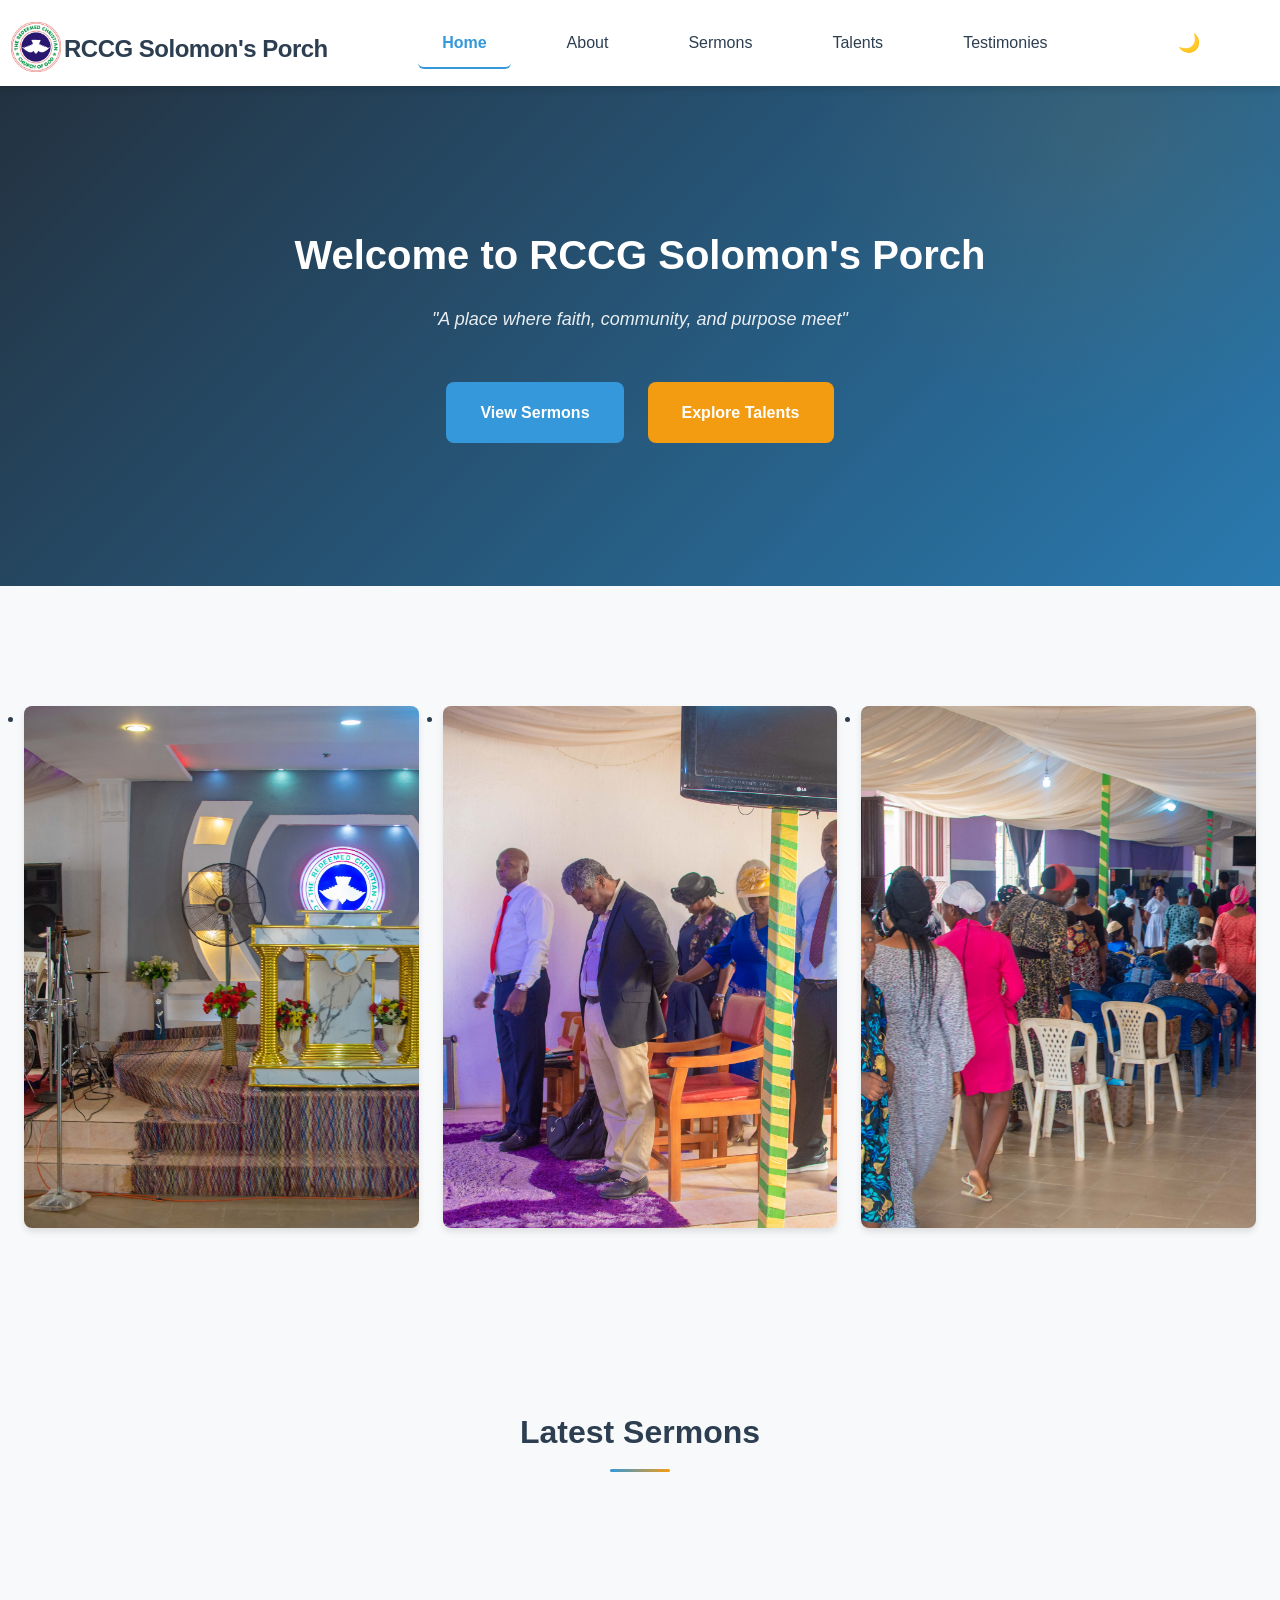
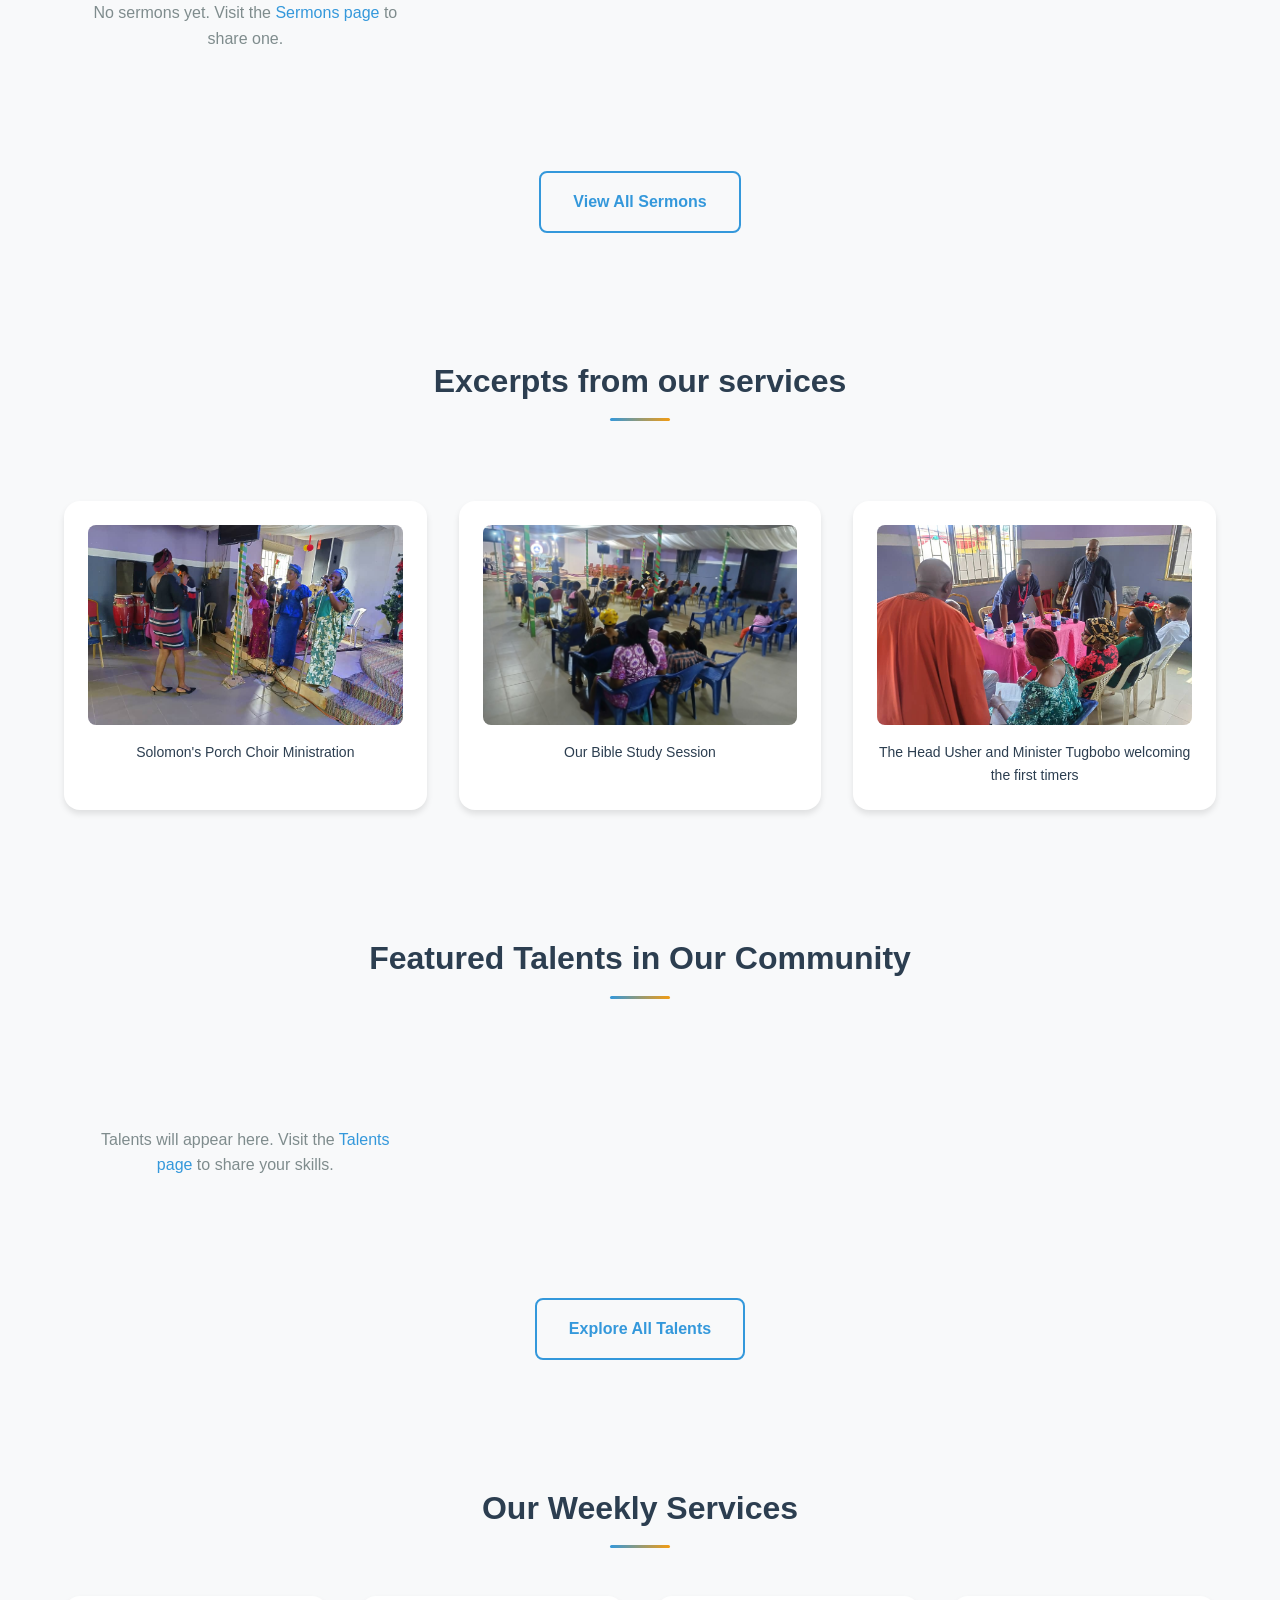
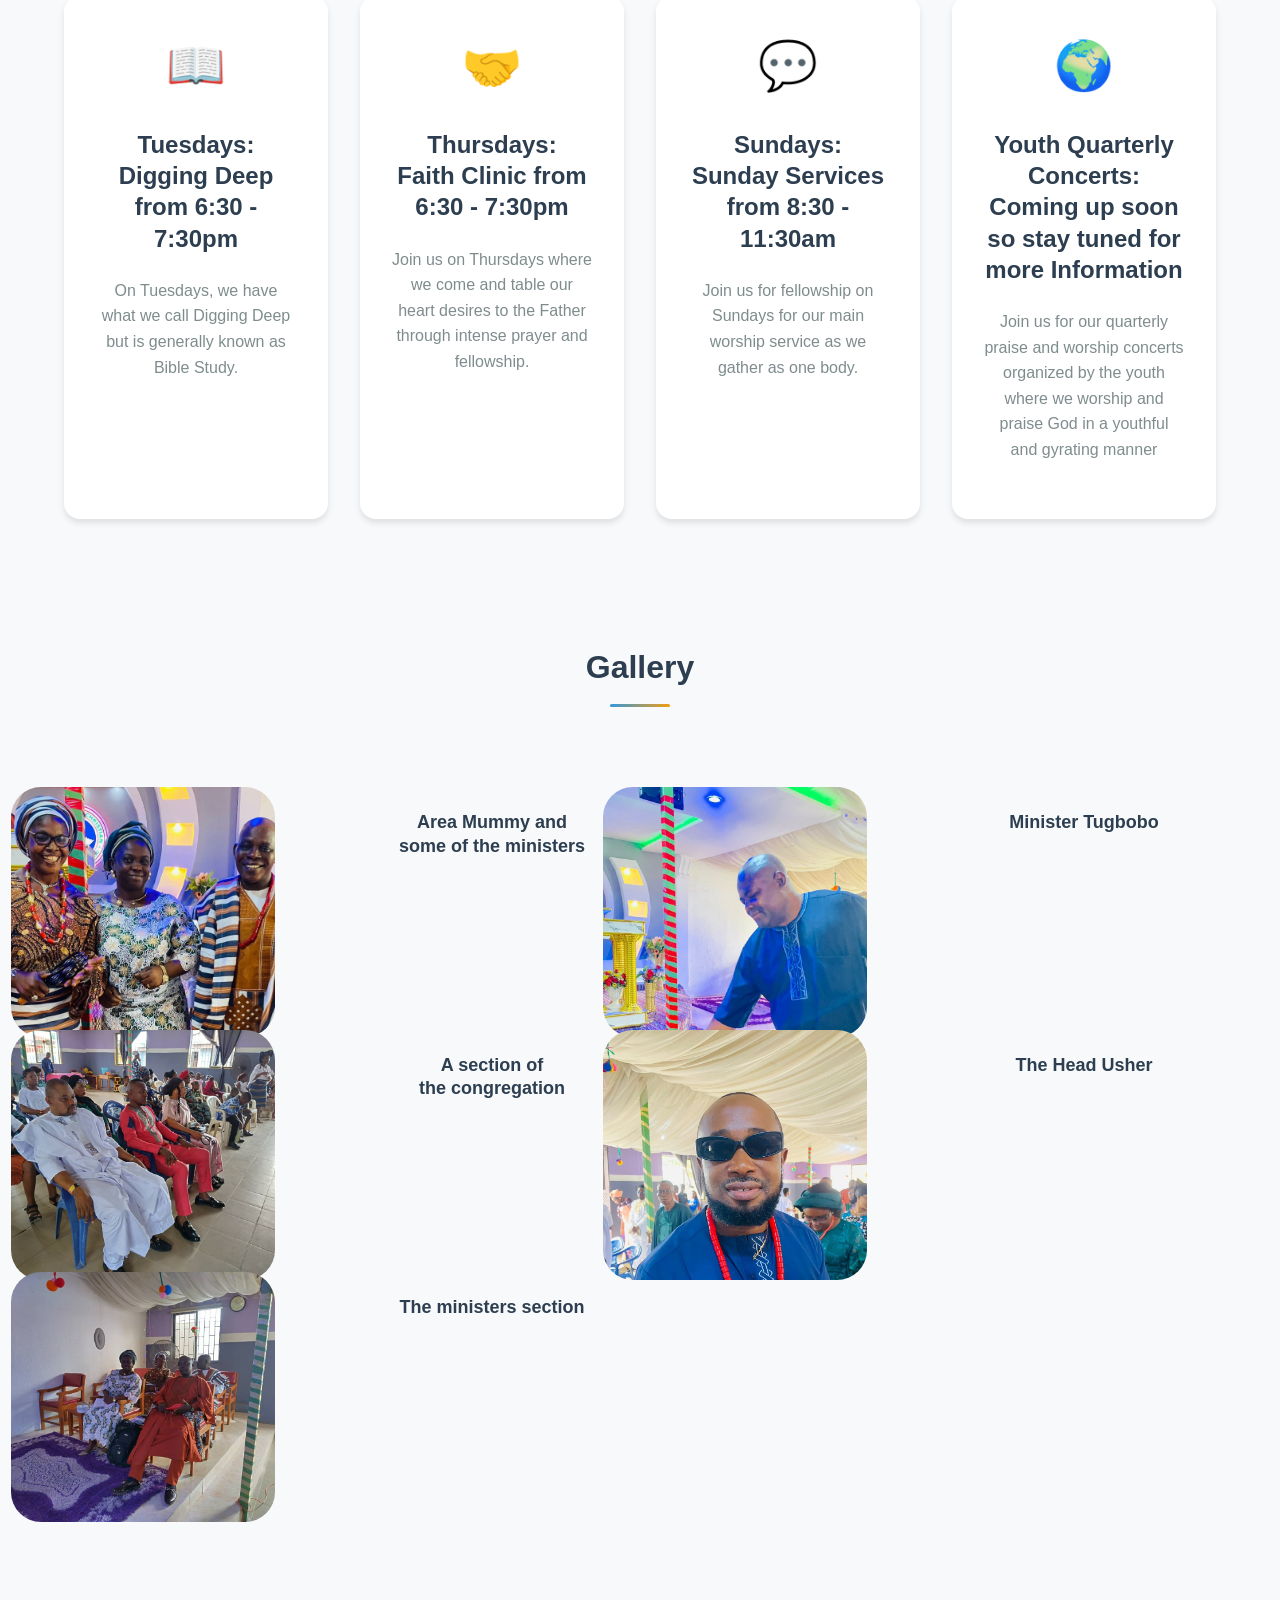
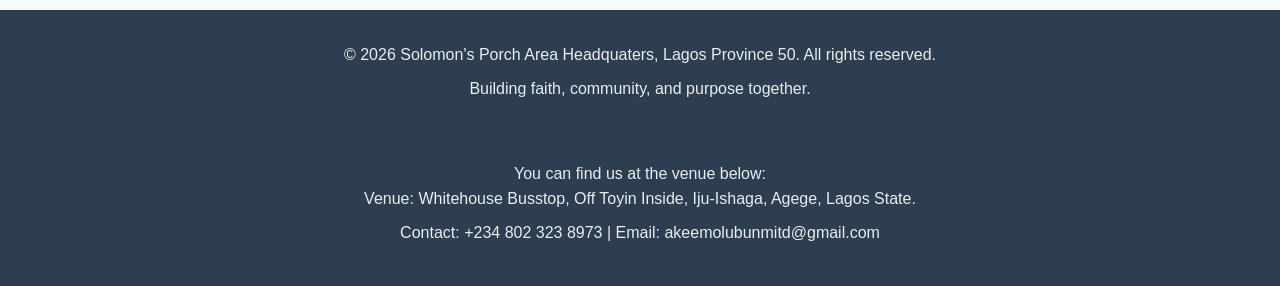
<file: index.html>
<!DOCTYPE html>
<html lang="en">
<head>
    <meta charset="UTF-8">
    <meta name="viewport" content="width=device-width, initial-scale=1.0">
    <title>RCCG Solomon's Porch Area - Home</title>
    <link rel="stylesheet" href="css/styles.css">
</head>
<body>
    <!-- Navigation Header -->
    <header class="header">
        <nav class="navbar">
            <div class="navbar-container">
                <div class="navbar-brand">
                    <img src="images/rccglogo.png">
                    <h1 class="church-name">RCCG Solomon's Porch</h1>
                </div>
                <ul class="nav-menu">
                    <li><a href="index.html" class="nav-link active">Home</a></li>
                    <li><a href="about.html" class="nav-link">About</a></li>
                    <li><a href="sermons.html" class="nav-link">Sermons</a></li>
                    <li><a href="talents.html" class="nav-link">Talents</a></li>
                    <li><a href="testimonials.html" class="nav-link">Testimonies</a></li>
                </ul>
                <button class="dark-mode-toggle" id="darkModeBtn" aria-label="Toggle dark mode">🌙</button>
            </div>
        </nav>
    </header>

    <main>
        <!-- Hero Section -->
        <section class="hero">
            <div class="hero-content">
                <h2 class="hero-title">Welcome to RCCG Solomon's Porch</h2>
                <p class="hero-motto">"A place where faith, community, and purpose meet"</p>
                <div class="hero-buttons">
                    <a href="sermons.html" class="btn btn-primary">View Sermons</a>
                    <a href="talents.html" class="btn btn-secondary">Explore Talents</a>
                </div>
            </div>
            <div class="hero-overlay"></div>
        </section>

        

        <!-- Pre-Gallery Photos-->

        <section class="section pre-gallery" aria-label="gallery">
            <div class="container-gallery">

                <ul class="gallery-list">

                    <li class="gallery-item">

                        <figure class="item-banner img-holder">
                            <img src="./images/altar_.jpg" loading="lazy" alt="pre-gallery" class="img-cover">
                        </figure>

                    </li>

                    <li class="gallery-item">

                        <figure class="item-banner img-holder">
                            <img src="images/ministers_view.jpg" loading="lazy" alt="pre-gallery" class="img-cover">
                        </figure>

                    </li>

                    <li class="gallery-item">

                        <figure class="item-banner img-holder">
                            <img src="images/back_view.jpg" loading="lazy" alt="pre-gallery" class="img-cover">
                        </figure>

                    </li>

                </ul>
            </div>
        </section>



        <!-- Latest Sermons Section -->
        <section class="section latest-sermons-section">
            <div class="container">
                <h2 class="section-title">Latest Sermons</h2>
                <div id="latestSermonsContainer" class="sermons-grid">
                    <p class="placeholder-text">No sermons yet. Visit the <a href="sermons.html">Sermons page</a> to share one.</p>
                </div>
                <div class="section-footer">
                    <a href="sermons.html" class="btn btn-outline">View All Sermons</a>
                </div>
            </div>
        </section>

        <!-- Excerpts Section -->
        <section class="section excerpts-section">
            <div class="container">
                <h2 class="section-title">Excerpts from our services</h2>
                <div class="excerpts-grid">
                    <!-- Add your excerpt images here -->
                    <div class="excerpt-item">
                        <img src="images/choirministering.jpeg" alt="choir">
                        <p class="excerpt-caption">Solomon's Porch Choir Ministration</p>
                    </div>
                    <div class="excerpt-item">
                        <img src="images/digdeep.jpeg" alt="Bible Study">
                        <p class="excerpt-caption">Our Bible Study Session</p>
                    </div>
                    <div class="excerpt-item">
                        <img src="images/firsttimer.jpeg" alt="first">
                        <p class="excerpt-caption">The Head Usher and Minister Tugbobo welcoming the first timers</p>
                    </div>
                </div>
            </div>
        </section>

        <!-- Featured Talents Section -->
        <section class="section featured-talents-section">
            <div class="container">
                <h2 class="section-title">Featured Talents in Our Community</h2>
                <div id="featuredTalentsContainer" class="talents-grid">
                    <p class="placeholder-text">Talents will appear here. Visit the <a href="talents.html">Talents page</a> to share your skills.</p>
                </div>
                <div class="section-footer">
                    <a href="talents.html" class="btn btn-outline">Explore All Talents</a>
                </div>
            </div>
        </section>

        <!-- Church Info Cards -->
        <section class="section church-info-section">
            <div class="container">
                <h2 class="section-title">Our Weekly Services</h2>
                <div class="info-cards">
                    <div class="info-card">
                        <div class="card-icon">📖</div>
                        <h3>Tuesdays: <br>Digging Deep from 6:30 - 7:30pm</h3>
                        <p>On Tuesdays, we have what we call Digging Deep but is generally known as Bible Study.</p>
                    </div>
                    <div class="info-card">
                        <div class="card-icon">🤝</div>
                        <h3>Thursdays: <br>Faith Clinic from 6:30 - 7:30pm</h3>
                        <p>Join us on Thursdays where we come and table our heart desires to the Father through intense prayer and fellowship.</p>
                    </div>
                    <div class="info-card">
                        <div class="card-icon">💬</div>
                        <h3>Sundays: <br>Sunday Services from 8:30 - 11:30am</h3>
                        <p>Join us for fellowship on Sundays for our main worship service as we gather as one body.</p>
                    </div>
                    <div class="info-card">
                        <div class="card-icon">🌍</div>
                        <h3>Youth Quarterly Concerts: <br>Coming up soon so stay tuned for more Information</h3>
                        <p>Join us for our quarterly praise and worship concerts organized by the youth where we worship and praise God in a youthful and gyrating manner</p>
                    </div>
                </div>
            </div>
        </section>

        <!-- Gallery Section -->
        <section class="section gallery-section">
            <div class="container">
                <h2 class="section-title">Gallery</h2>
                <div class="gallery-grid">
                    <img src="images/areamummy.jpeg" alt="areamummy"><h1>Area Mummy and <br>some of the ministers</h1>
                    <img src="images/sirtugbobo.jpeg" alt="tugbobo"><h1>Minister Tugbobo</h1>
                    <img src="images/middlearea.jpeg" alt="middle"><h1>A section of <br>the congregation</h1>
                    <img src="images/odogwuheadusher.jpeg" alt="odogwu"><h1>The Head Usher</h1>
                    <img src="images/ministers_stand.jpeg" alt="ministers"><h1>The ministers section</h1>
                </div>
            </div>
        </section>

    </main>

    <!-- Footer -->
    <footer class="footer">
        <div class="container">
            <p>&copy; 2026 Solomon's Porch Area Headquaters, Lagos Province 50. All rights reserved.</p>
            <p>Building faith, community, and purpose together.</p>
        </div>

        <br><br>

        <p>You can find us at the venue below:
                <br>Venue: Whitehouse Busstop, Off Toyin Inside, Iju-Ishaga, Agege, Lagos State.</p>
                <p>Contact: +234 802 323 8973 | Email: akeemolubunmitd@gmail.com</p>
        </p>

    </footer>

    <script src="js/main.js"></script>
    <script src="js/sermons.js"></script>
    <script src="js/talents.js"></script>
</body>
</html>
</file>
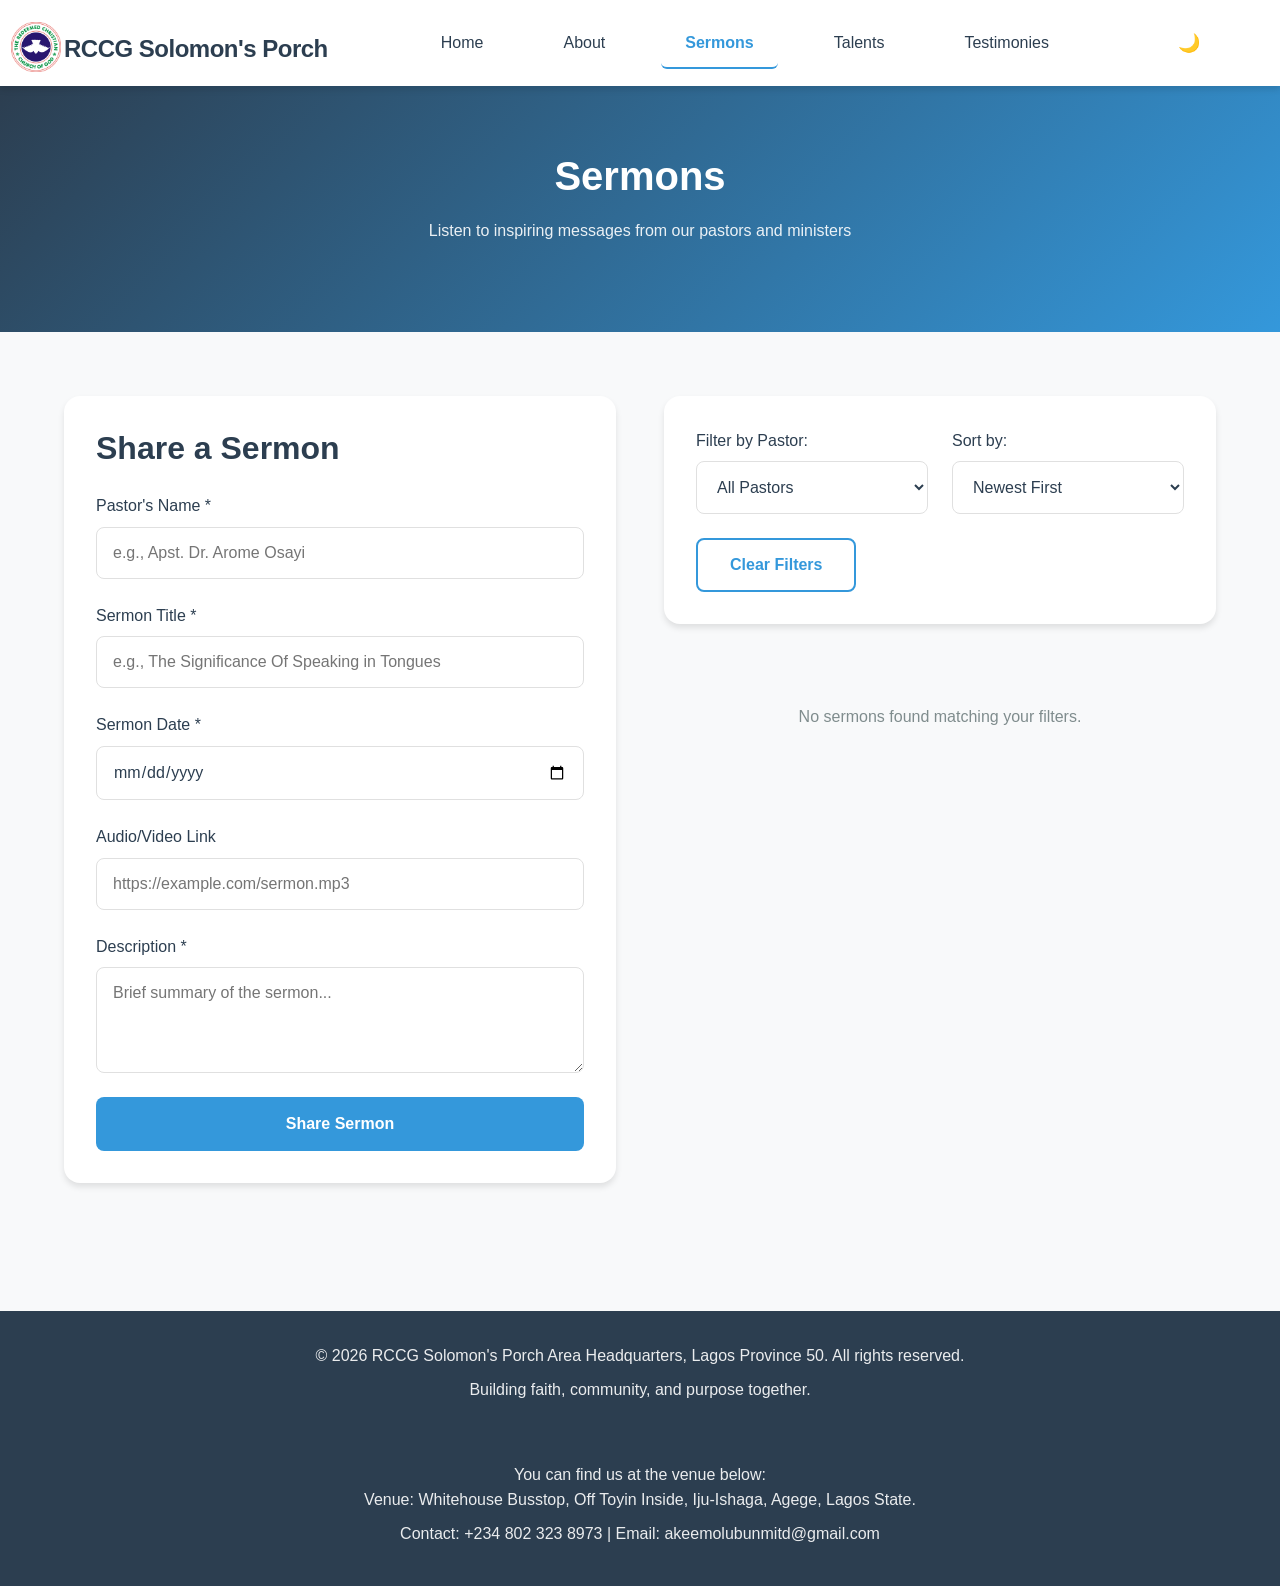
<file: sermons.html>
<!DOCTYPE html>
<html lang="en">
<head>
    <meta charset="UTF-8">
    <meta name="viewport" content="width=device-width, initial-scale=1.0">
    <title>Sermons - RCCG Solomon's Porch Area</title>
    <link rel="stylesheet" href="css/styles.css">
</head>
<body>
    <!-- Navigation Header -->
    <header class="header">
        <nav class="navbar">
            <div class="navbar-container">
                <div class="navbar-brand">
                    <img src="images/rccglogo.png" alt="logo">
                    <h1 class="church-name">RCCG Solomon's Porch</h1>
                </div>
                <ul class="nav-menu">
                    <li><a href="index.html" class="nav-link">Home</a></li>
                    <li><a href="about.html" class="nav-link">About</a></li>
                    <li><a href="sermons.html" class="nav-link active">Sermons</a></li>
                    <li><a href="talents.html" class="nav-link">Talents</a></li>
                    <li><a href="testimonials.html" class="nav-link">Testimonies</a></li>
                </ul>
                <button class="dark-mode-toggle" id="darkModeBtn" aria-label="Toggle dark mode">🌙</button>
            </div>
        </nav>
    </header>

    <main>
        <!-- Page Header -->
        <section class="page-header">
            <div class="container">
                <h1>Sermons</h1>
                <p>Listen to inspiring messages from our pastors and ministers</p>
            </div>
        </section>

        <!-- Content Section -->
        <div class="section">
            <div class="container">
                <div class="two-column-layout">
                    <!-- Left Column: Form -->
                    <div class="form-column">
                        <div class="form-card">
                            <h2>Share a Sermon</h2>
                            <form id="sermonForm" class="form">
                                <div class="form-group">
                                    <label for="pastorName">Pastor's Name *</label>
                                    <input type="text" id="pastorName" name="pastorName" required placeholder="e.g., Apst. Dr. Arome Osayi">
                                </div>

                                <div class="form-group">
                                    <label for="sermonTitle">Sermon Title *</label>
                                    <input type="text" id="sermonTitle" name="sermonTitle" required placeholder="e.g., The Significance Of Speaking in Tongues">
                                </div>

                                <div class="form-group">
                                    <label for="sermonDate">Sermon Date *</label>
                                    <input type="date" id="sermonDate" name="sermonDate" required>
                                </div>

                                <div class="form-group">
                                    <label for="mediaUrl">Audio/Video Link</label>
                                    <input type="url" id="mediaUrl" name="mediaUrl" placeholder="https://example.com/sermon.mp3">
                                </div>

                                <div class="form-group">
                                    <label for="sermonDescription">Description *</label>
                                    <textarea id="sermonDescription" name="sermonDescription" required placeholder="Brief summary of the sermon..." rows="4"></textarea>
                                </div>

                                <button type="submit" class="btn btn-primary full-width">Share Sermon</button>
                            </form>
                        </div>
                    </div>

                    <!-- Right Column: Sermons List & Filters -->
                    <div class="content-column">
                        <div class="filters-section">
                            <div class="filter-group">
                                <label for="filterPastor">Filter by Pastor:</label>
                                <select id="filterPastor" class="filter-select">
                                    <option value="">All Pastors</option>
                                </select>
                            </div>

                            <div class="filter-group">
                                <label for="sortSermons">Sort by:</label>
                                <select id="sortSermons" class="filter-select">
                                    <option value="newest">Newest First</option>
                                    <option value="oldest">Oldest First</option>
                                    <option value="title">Title (A-Z)</option>
                                </select>
                            </div>

                            <button id="clearFilters" class="btn btn-outline">Clear Filters</button>
                        </div>

                        <div id="sermonsContainer" class="sermons-list">
                            <p class="placeholder-text">No sermons yet. Be the first to share!</p>
                        </div>
                    </div>
                </div>
            </div>
        </div>
    </main>

    <!-- Footer -->
    <footer class="footer">
        <div class="container">
            <p>&copy; 2026 RCCG Solomon's Porch Area Headquarters, Lagos Province 50. All rights reserved.</p>
            <p>Building faith, community, and purpose together.</p>
        </div>
        
        <br><br>

        <p>You can find us at the venue below:
                <br>Venue: Whitehouse Busstop, Off Toyin Inside, Iju-Ishaga, Agege, Lagos State.</p>
                <p>Contact: +234 802 323 8973 | Email: akeemolubunmitd@gmail.com</p>
        </p>

    </footer>

    <!-- Audio Player Modal -->
    <div id="audioModal" class="modal hidden">
        <div class="modal-content">
            <button class="modal-close" id="closeAudioModal">&times;</button>
            <h3 id="modalSermonTitle">Sermon Title</h3>
            <p id="modalPastorName" class="modal-pastor">By: Pastor</p>
            <div class="modal-player">
                <audio id="audioPlayer" controls>
                    <source id="audioSource" src="" type="audio/mpeg">
                    Your browser does not support the audio element.
                </audio>
            </div>
            <p id="modalDescription" class="modal-description"></p>
        </div>
    </div>

    <script src="js/main.js"></script>
    <script src="js/sermons.js"></script>
</body>
</html>
</file>
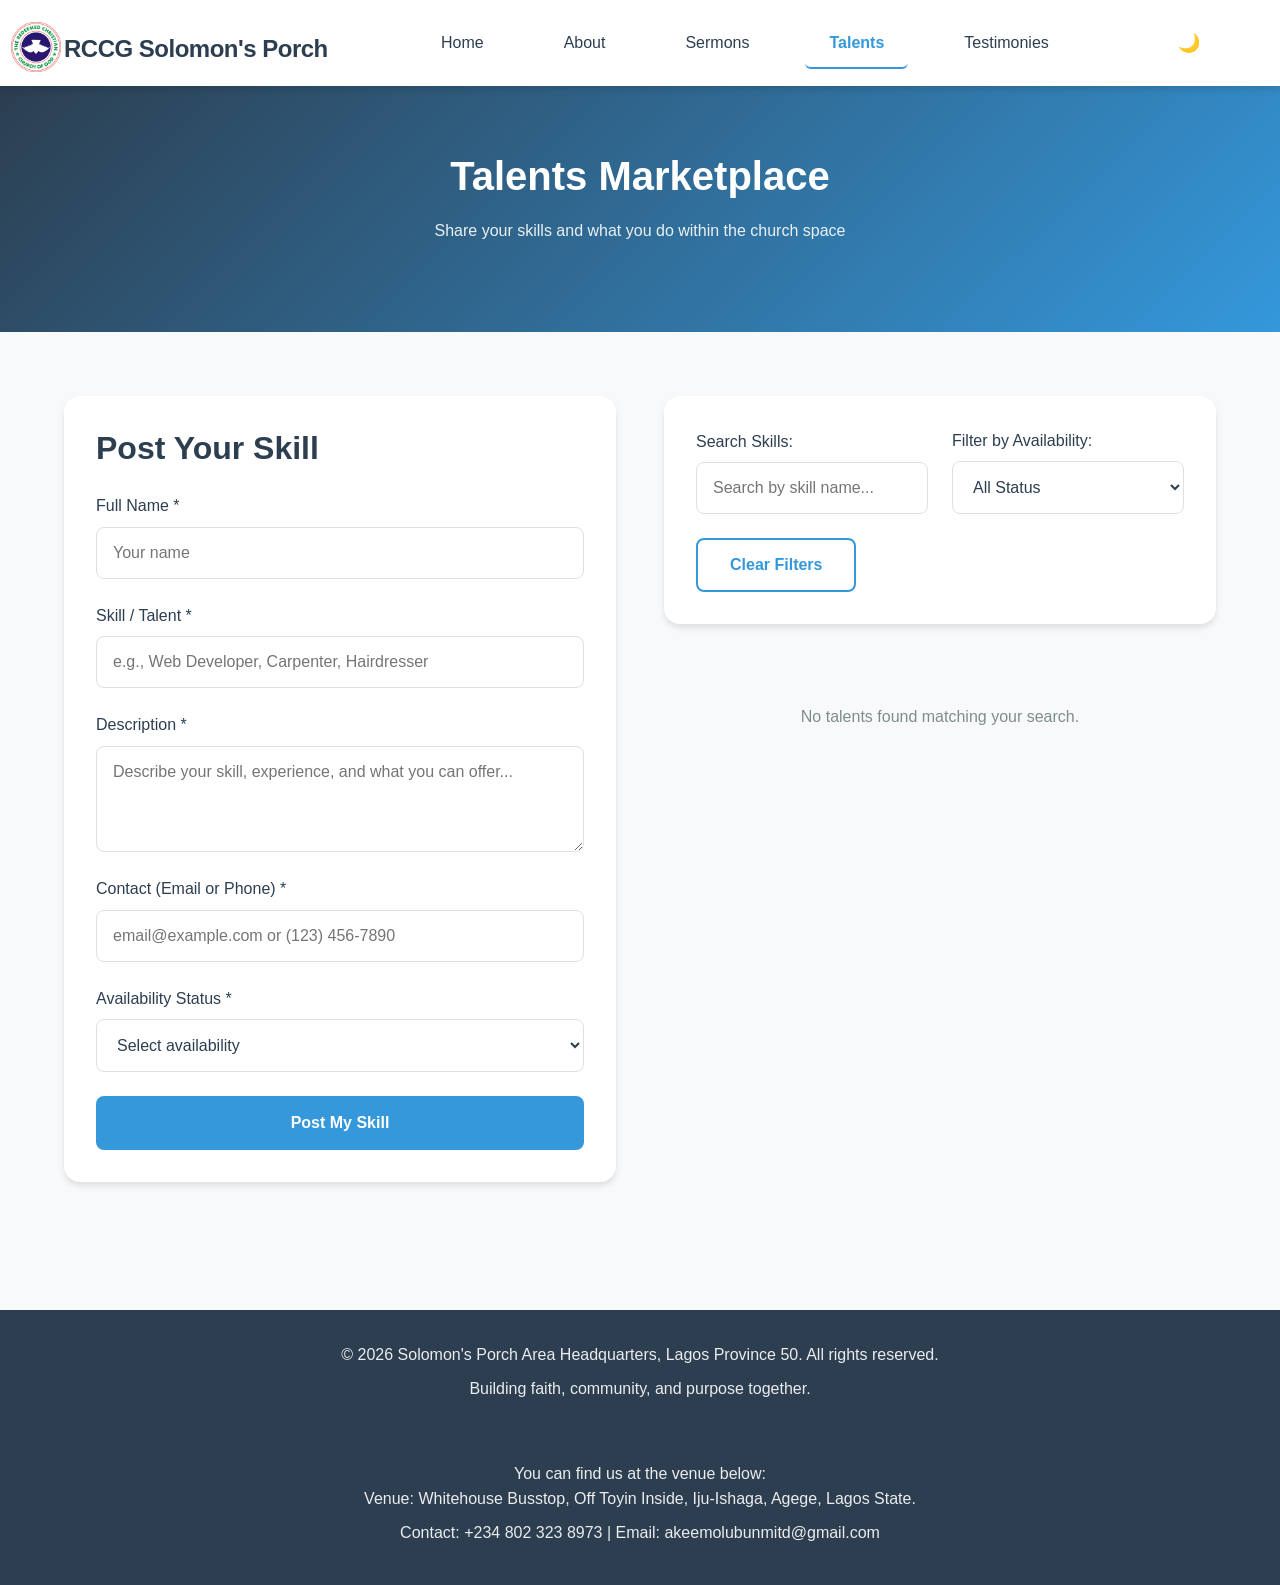
<file: talents.html>
<!DOCTYPE html>
<html lang="en">
<head>
    <meta charset="UTF-8">
    <meta name="viewport" content="width=device-width, initial-scale=1.0">
    <title>Talents Marketplace - Solomon's Porch Area</title>
    <link rel="stylesheet" href="css/styles.css">
</head>
<body>
    <!-- Navigation Header -->
    <header class="header">
        <nav class="navbar">
            <div class="navbar-container">
                <div class="navbar-brand">
                    <img src="images/rccglogo2.png" alt="logo">
                    <h1 class="church-name">RCCG Solomon's Porch</h1>
                </div>
                <ul class="nav-menu">
                    <li><a href="index.html" class="nav-link">Home</a></li>
                    <li><a href="about.html" class="nav-link">About</a></li>
                    <li><a href="sermons.html" class="nav-link">Sermons</a></li>
                    <li><a href="talents.html" class="nav-link active">Talents</a></li>
                    <li><a href="testimonials.html" class="nav-link">Testimonies</a></li>
                </ul>
                <button class="dark-mode-toggle" id="darkModeBtn" aria-label="Toggle dark mode">🌙</button>
            </div>
        </nav>
    </header>

    <main>
        <!-- Page Header -->
        <section class="page-header">
            <div class="container">
                <h1>Talents Marketplace</h1>
                <p>Share your skills and what you do within the church space</p>
            </div>
        </section>

        <!-- Content Section -->
        <div class="section">
            <div class="container">
                <div class="two-column-layout">
                    <!-- Left Column: Form -->
                    <div class="form-column">
                        <div class="form-card">
                            <h2>Post Your Skill</h2>
                            <form id="talentForm" class="form">
                                <div class="form-group">
                                    <label for="talentName">Full Name *</label>
                                    <input type="text" id="talentName" name="talentName" required placeholder="Your name">
                                </div>

                                <div class="form-group">
                                    <label for="skillName">Skill / Talent *</label>
                                    <input type="text" id="skillName" name="skillName" required placeholder="e.g., Web Developer, Carpenter, Hairdresser">
                                </div>

                                <div class="form-group">
                                    <label for="talentDescription">Description *</label>
                                    <textarea id="talentDescription" name="talentDescription" required placeholder="Describe your skill, experience, and what you can offer..." rows="4"></textarea>
                                </div>

                                <div class="form-group">
                                    <label for="talentContact">Contact (Email or Phone) *</label>
                                    <input type="text" id="talentContact" name="talentContact" required placeholder="email@example.com or (123) 456-7890">
                                </div>

                                <div class="form-group">
                                    <label for="talentAvailability">Availability Status *</label>
                                    <select id="talentAvailability" name="talentAvailability" required>
                                        <option value="">Select availability</option>
                                        <option value="Available">Available</option>
                                        <option value="Limited">Limited</option>
                                        <option value="Unavailable">Unavailable</option>
                                    </select>
                                </div>

                                <button type="submit" class="btn btn-primary full-width">Post My Skill</button>
                            </form>
                        </div>
                    </div>

                    <!-- Right Column: Talents List & Filters -->
                    <div class="content-column">
                        <div class="filters-section">
                            <div class="filter-group">
                                <label for="searchTalent">Search Skills:</label>
                                <input type="text" id="searchTalent" class="filter-input" placeholder="Search by skill name...">
                            </div>

                            <div class="filter-group">
                                <label for="filterAvailability">Filter by Availability:</label>
                                <select id="filterAvailability" class="filter-select">
                                    <option value="">All Status</option>
                                    <option value="Available">Available</option>
                                    <option value="Limited">Limited</option>
                                    <option value="Unavailable">Unavailable</option>
                                </select>
                            </div>

                            <button id="clearTalentFilters" class="btn btn-outline">Clear Filters</button>
                        </div>

                        <div id="talentsContainer" class="talents-list">
                            <p class="placeholder-text">No talents posted yet. Be the first to share your skills!</p>
                        </div>
                    </div>
                </div>
            </div>
        </div>
    </main>

    <!-- Footer -->
    <footer class="footer">
        <div class="container">
            <p>&copy; 2026 Solomon's Porch Area Headquarters, Lagos Province 50. All rights reserved.</p>
            <p>Building faith, community, and purpose together.</p>
        </div>
        
        <br><br>

        <p>You can find us at the venue below:
                <br>Venue: Whitehouse Busstop, Off Toyin Inside, Iju-Ishaga, Agege, Lagos State.</p>
                <p>Contact: +234 802 323 8973 | Email: akeemolubunmitd@gmail.com</p>
        </p>

    </footer>

    <!-- Contact Modal -->
    <div id="contactModal" class="modal hidden">
        <div class="modal-content">
            <button class="modal-close" id="closeContactModal">&times;</button>
            <h3 id="modalTalentName">Talent Name</h3>
            <p id="modalSkill" class="modal-skill">Skill: </p>
            <p id="modalDescription" class="modal-description"></p>
            <div class="modal-contact-info">
                <h4>Contact Information:</h4>
                <p id="modalContact" class="contact-highlight"></p>
            </div>
            <button id="copyContact" class="btn btn-primary">Copy Contact Info</button>
        </div>
    </div>

    <script src="js/main.js"></script>
    <script src="js/talents.js"></script>
</body>
</html>
</file>
<file: css/styles.css>
/* ========================================
   SOLOMON'S PORCH - CHURCH WEB APPLICATION
   Modern, Responsive, Church-Appropriate Design
   ======================================== */

/* ========================================
   1. CSS VARIABLES & ROOT STYLES
   ======================================== */

:root {
    /* Primary Colors - Church-Appropriate */
    --primary-color: #2c3e50;      /* Deep Navy Blue */
    --secondary-color: #3498db;    /* Soft Blue */
    --accent-color: #f39c12;       /* Gold */
    --success-color: #27ae60;      /* Soft Green */
    --danger-color: #e74c3c;       /* Soft Red */
    --light-bg: #f8f9fa;           /* Light Gray */
    --white: #ffffff;
    --dark-text: #2c3e50;
    --light-text: #7f8c8d;

    /* Dark Mode Colors */
    --dark-bg: #1a1a1a;
    --dark-card: #2d2d2d;
    --dark-text-primary: #f8f9fa;
    --dark-text-secondary: #b0b0b0;

    /* Spacing System */
    --spacing-xs: 0.5rem;
    --spacing-sm: 1rem;
    --spacing-md: 1.5rem;
    --spacing-lg: 2rem;
    --spacing-xl: 3rem;
    --spacing-2xl: 4rem;

    /* Typography */
    --font-family: 'Segoe UI', Tahoma, Geneva, Verdana, sans-serif;
    --font-size-xs: 0.75rem;
    --font-size-sm: 0.875rem;
    --font-size-base: 1rem;
    --font-size-lg: 1.125rem;
    --font-size-xl: 1.5rem;
    --font-size-2xl: 2rem;
    --font-size-3xl: 2.5rem;

    /* Border Radius */
    --radius-sm: 0.375rem;
    --radius-md: 0.5rem;
    --radius-lg: 1rem;
    --radius-xl: 1.5rem;

    /* Shadows */
    --shadow-sm: 0 1px 2px rgba(0, 0, 0, 0.05);
    --shadow-md: 0 4px 6px rgba(0, 0, 0, 0.1);
    --shadow-lg: 0 10px 15px rgba(0, 0, 0, 0.1);
    --shadow-xl: 0 20px 25px rgba(0, 0, 0, 0.15);

    /* Transitions */
    --transition: all 0.3s ease;
}

/* Dark Mode */
body.dark-mode {
    --light-bg: var(--dark-bg);
    --white: var(--dark-card);
    --dark-text: var(--dark-text-primary);
    --light-text: var(--dark-text-secondary);
}

/* ========================================
   2. RESET & BASE STYLES
   ======================================== */

* {
    margin: 0;
    padding: 0;
    box-sizing: border-box;
}

html {
    scroll-behavior: smooth;
}

body {
    font-family: var(--font-family);
    font-size: var(--font-size-base);
    line-height: 1.6;
    color: var(--dark-text);
    background-color: var(--light-bg);
    transition: var(--transition);
}

img{
    width: 50px;
    display: flex;
    align-items: center;
    justify-content: center;
    margin-left: -20%;
    margin-top: 0;
    margin-bottom: -15%;
}

.gallery-grid {
    display: grid;
    grid-template-columns: repeat(auto-fit, minmax(250px, 1fr));
    gap: var(--spacing-lg);
    margin-top: var(--spacing-lg);
}

.gallery-grid img {
    width: 100%;
    height: 250px;
    object-fit: cover;
    border-radius: 30px;
    display: block;
}

.gallery-grid h1 {
    text-align: center;
    font-size: var(--font-size-lg);
    margin-top: var(--spacing-md);
    margin-bottom: 0;
}

.gallery-grid img:hover{
    transform: translateY(-20px);
    transition: background 0.5s, transform 0.5s;
}



/* Pre-Gallery Styles */
.container-gallery {
    margin: var(--spacing-lg) 0;
}

.gallery-list {
    display: grid;
    grid-template-columns: repeat(auto-fit, minmax(300px, 1fr));
    gap: var(--spacing-md);
    padding: var(--spacing-md);
}

/* Mobile responsiveness */
@media (max-width: 600px) {
    .gallery-list {
        grid-template-columns: 1fr;
    }
}

    /* No flex-shrink needed for grid */



.img-holder {
    width: 100%;
    aspect-ratio: 700 / 925; /* Maintain aspect ratio */
    overflow: hidden;
    border-radius: var(--radius-md);
    box-shadow: var(--shadow-md);
}

.img-cover {
    display: grid;
    width: 700px;
    height: 100%;
    object-fit: cover;
    transition: transform 0.3s ease;
}

.img-cover:hover {
    transform: scale(1.05);
}

/* Excerpts Section */
.excerpts-grid {
    display: grid;
    grid-template-columns: repeat(auto-fit, minmax(250px, 1fr));
    gap: var(--spacing-lg);
    margin-top: var(--spacing-lg);
}

.excerpt-item {
    text-align: center;
    background-color: var(--white);
    border-radius: var(--radius-lg);
    padding: var(--spacing-md);
    box-shadow: var(--shadow-md);
    transition: var(--transition);
}

.excerpt-item:hover {
    transform: translateY(-5px);
    box-shadow: var(--shadow-lg);
}

.excerpt-item img {
    width: 100%;
    height: 200px;
    object-fit: cover;
    border-radius: var(--radius-md);
    margin-bottom: var(--spacing-sm);
    margin-left: auto;
}

.excerpt-caption {
    font-size: var(--font-size-sm);
    color: var(--dark-text);
    font-weight: 500;
    margin: 0;
}

/* ========================================
   LIGHTBOX / MODAL
   ======================================== */
.modal.hidden {
    display: none;
}

.modal {
    position: fixed;
    inset: 0;
    display: flex;
    align-items: center;
    justify-content: center;
    background: rgba(10, 10, 10, 0.8);
    z-index: 9999;
    padding: var(--spacing-lg);
}

.lightbox-content {
    max-width: 1000px;
    width: 100%;
    text-align: center;
}

.lightbox-img {
    max-width: 100%;
    max-height: 80vh;
    border-radius: var(--radius-md);
    box-shadow: var(--shadow-lg);
}

.lightbox-caption {
    color: var(--white);
    margin-top: var(--spacing-sm);
    font-size: var(--font-size-sm);
}

.lightbox-close {
    position: absolute;
    top: var(--spacing-md);
    right: var(--spacing-md);
    background: transparent;
    border: none;
    color: var(--white);
    font-size: 2rem;
    cursor: pointer;
}

.lightbox-nav {
    position: absolute;
    top: 50%;
    transform: translateY(-50%);
    background: rgba(255,255,255,0.06);
    border: none;
    color: var(--white);
    font-size: 2.2rem;
    padding: var(--spacing-sm);
    cursor: pointer;
    border-radius: var(--radius-sm);
}

.lightbox-nav.prev { left: var(--spacing-md); }
.lightbox-nav.next { right: var(--spacing-md); }

@media (max-width: 600px) {
    .lightbox-nav { display: none; }
    .lightbox-content { padding: 0 var(--spacing-sm); }
}

/* ========================================
   3. TYPOGRAPHY
   ======================================== */

h1, h2, h3, h4, h5, h6 {
    font-weight: 600;
    line-height: 1.3;
    margin-bottom: var(--spacing-md);
    color: var(--primary-color);
}

h1 {
    font-size: var(--font-size-3xl);
}

h2 {
    font-size: var(--font-size-2xl);
}

h3 {
    font-size: var(--font-size-xl);
}

p {
    margin-bottom: var(--spacing-md);
    color: var(--light-text);
}

a {
    color: var(--secondary-color);
    text-decoration: none;
    transition: var(--transition);
}

a:hover {
    color: var(--accent-color);
}

/* ========================================
   4. CONTAINER & LAYOUT UTILITIES
   ======================================== */

.container {
    max-width: 1200px;
    margin: 0 auto;
    padding: 0 var(--spacing-md);
}

.section {
    padding: var(--spacing-2xl) 0;
}

.section-title {
    text-align: center;
    margin-bottom: var(--spacing-xl);
    position: relative;
    display: inline-block;
    width: 100%;
}

.section-title::after {
    content: '';
    display: block;
    width: 60px;
    height: 3px;
    background: linear-gradient(90deg, var(--secondary-color), var(--accent-color));
    margin: var(--spacing-sm) auto 0;
    border-radius: var(--radius-md);
}

.section-footer {
    text-align: center;
    margin-top: var(--spacing-xl);
}

/* ========================================
   5. HEADER & NAVIGATION
   ======================================== */

.header {
    background-color: var(--white);
    box-shadow: var(--shadow-md);
    position: sticky;
    top: 0;
    z-index: 100;
    transition: var(--transition);
}

.navbar {
    padding: var(--spacing-sm) 0;
    position: relative;
}

.navbar-container {
    max-width: 1200px;
    margin: 0 auto;
    padding: 0 var(--spacing-md);
    display: flex;
    justify-content: space-between;
    align-items: center;
    flex-wrap: wrap;
    gap: var(--spacing-md);
    position: relative;
}

.navbar-brand {
    flex-shrink: 0;
}

.church-name {
    font-size: var(--font-size-xl);
    color: var(--primary-color);
    margin: 0;
    font-weight: 700;
    letter-spacing: -0.5px;
}

.nav-menu {
    display: flex;
    list-style: none;
    gap: var(--spacing-lg);
    flex: 1;
    justify-content: center;
}

.nav-link {
    font-weight: 500;
    color: var(--dark-text);
    padding: var(--spacing-sm) var(--spacing-md);
    border-radius: var(--radius-sm);
    transition: var(--transition);
    position: relative;
}

.nav-link:hover {
    color: var(--secondary-color);
    background-color: rgba(52, 152, 219, 0.1);
}

.nav-link.active {
    color: var(--secondary-color);
    font-weight: 600;
    border-bottom: 2px solid var(--secondary-color);
}

/* Dark Mode Toggle */
.dark-mode-toggle {
    background: none;
    border: none;
    font-size: var(--font-size-lg);
    cursor: pointer;
    padding: var(--spacing-sm);
    border-radius: var(--radius-md);
    transition: var(--transition);
    display: flex;
    align-items: center;
    justify-content: center;
}

.dark-mode-toggle:hover {
    background-color: rgba(52, 152, 219, 0.1);
    transform: scale(1.1);
}

/* ========================================
   6. HERO SECTION
   ======================================== */

.hero {
    background: linear-gradient(135deg, var(--primary-color), var(--secondary-color));
    color: var(--white);
    padding: var(--spacing-2xl) var(--spacing-md);
    text-align: center;
    position: relative;
    overflow: hidden;
    min-height: 500px;
    display: flex;
    align-items: center;
    justify-content: center;
}

.hero::before {
    content: '';
    position: absolute;
    top: -50%;
    right: -10%;
    width: 600px;
    height: 600px;
    background: radial-gradient(circle, rgba(243, 156, 18, 0.1) 0%, transparent 70%);
    border-radius: 50%;
    animation: float 20s ease-in-out infinite;
}

.hero-overlay {
    position: absolute;
    top: 0;
    left: 0;
    right: 0;
    bottom: 0;
    background: rgba(0, 0, 0, 0.2);
    z-index: 1;
}

.hero-content {
    position: relative;
    z-index: 2;
    max-width: 800px;
}

.hero-title {
    font-size: var(--font-size-3xl);
    margin-bottom: var(--spacing-md);
    color: var(--white);
}

.hero-motto {
    font-size: var(--font-size-lg);
    margin-bottom: var(--spacing-xl);
    color: rgba(255, 255, 255, 0.9);
    font-style: italic;
}

.hero-buttons {
    display: flex;
    gap: var(--spacing-md);
    justify-content: center;
    flex-wrap: wrap;
}

/* ========================================
   7. BUTTONS
   ======================================== */

.btn {
    display: inline-block;
    padding: var(--spacing-sm) var(--spacing-lg);
    border: 2px solid transparent;
    border-radius: var(--radius-md);
    font-weight: 600;
    cursor: pointer;
    transition: var(--transition);
    text-align: center;
    font-size: var(--font-size-base);
    white-space: nowrap;
}

.btn:hover {
    transform: translateY(-2px);
    box-shadow: var(--shadow-lg);
}

.btn:active {
    transform: translateY(0);
}

.btn-primary {
    background-color: var(--secondary-color);
    color: var(--white);
}

.btn-primary:hover {
    background-color: #2980b9;
    color: var(--white);
}

.btn-secondary {
    background-color: var(--accent-color);
    color: var(--white);
}

.btn-secondary:hover {
    background-color: #e67e22;
    color: var(--white);
}

.btn-outline {
    border: 2px solid var(--secondary-color);
    color: var(--secondary-color);
    background-color: transparent;
}

.btn-outline:hover {
    background-color: var(--secondary-color);
    color: var(--white);
}

.btn-danger {
    background-color: var(--danger-color);
    color: var(--white);
}

.btn-danger:hover {
    background-color: #c0392b;
}

.btn.full-width {
    width: 100%;
}

/* ========================================
   8. FORMS
   ======================================== */

.form {
    display: flex;
    flex-direction: column;
    gap: var(--spacing-md);
}

.form-group {
    display: flex;
    flex-direction: column;
}

.form-group label {
    margin-bottom: var(--spacing-xs);
    font-weight: 500;
    color: var(--dark-text);
}

.form-group input,
.form-group textarea,
.form-group select {
    padding: var(--spacing-sm);
    border: 1px solid #e0e0e0;
    border-radius: var(--radius-md);
    font-family: var(--font-family);
    font-size: var(--font-size-base);
    color: var(--dark-text);
    background-color: var(--white);
    transition: var(--transition);
}

.form-group input:focus,
.form-group textarea:focus,
.form-group select:focus {
    outline: none;
    border-color: var(--secondary-color);
    box-shadow: 0 0 0 3px rgba(52, 152, 219, 0.1);
}

.form-group textarea {
    resize: vertical;
}

/* ========================================
   9. CARDS & COMPONENTS
   ======================================== */

.form-card,
.content-box {
    background-color: var(--white);
    border-radius: var(--radius-lg);
    padding: var(--spacing-lg);
    box-shadow: var(--shadow-md);
    transition: var(--transition);
}

.form-card:hover,
.content-box:hover {
    box-shadow: var(--shadow-lg);
}

.sermon-card,
.talent-card,
.testimony-card,
.info-card,
.leadership-card {
    background-color: var(--white);
    border-radius: var(--radius-lg);
    padding: var(--spacing-lg);
    box-shadow: var(--shadow-md);
    transition: var(--transition);
    display: flex;
    flex-direction: column;
}

.sermon-card:hover,
.talent-card:hover,
.testimony-card:hover,
.info-card:hover,
.leadership-card:hover {
    box-shadow: var(--shadow-lg);
    transform: translateY(-4px);
}

.card-header {
    margin-bottom: var(--spacing-md);
    padding-bottom: var(--spacing-md);
    border-bottom: 1px solid #f0f0f0;
}

.card-title {
    font-size: var(--font-size-lg);
    margin: 0 0 var(--spacing-sm) 0;
    color: var(--primary-color);
}

.card-subtitle {
    font-size: var(--font-size-sm);
    color: var(--light-text);
    margin: 0;
}

.card-content {
    flex-grow: 1;
    margin-bottom: var(--spacing-md);
}

.card-footer {
    display: flex;
    gap: var(--spacing-sm);
    padding-top: var(--spacing-md);
    border-top: 1px solid #f0f0f0;
}

.card-footer button,
.card-footer a {
    flex: 1;
}

/* ========================================
   10. GRIDS & LAYOUTS
   ======================================== */

.sermons-grid,
.talents-grid,
.testimonies-list {
    display: grid;
    grid-template-columns: repeat(auto-fill, minmax(300px, 1fr));
    gap: var(--spacing-lg);
    margin-top: var(--spacing-lg);
}

.sermons-list,
.talents-list {
    display: flex;
    flex-direction: column;
    gap: var(--spacing-lg);
}

.sermon-card,
.talent-card,
.testimony-card {
    display: flex;
    flex-direction: column;
}

.info-cards {
    display: grid;
    grid-template-columns: repeat(auto-fit, minmax(250px, 1fr));
    gap: var(--spacing-lg);
}

.leadership-grid {
    display: grid;
    grid-template-columns: repeat(auto-fit, minmax(280px, 1fr));
    gap: var(--spacing-lg);
}

.vision-mission-grid {
    display: grid;
    grid-template-columns: repeat(auto-fit, minmax(300px, 1fr));
    gap: var(--spacing-lg);
}

.two-column-layout {
    display: grid;
    grid-template-columns: 1fr 1fr;
    gap: var(--spacing-xl);
}

/* ========================================
   11. PAGE HEADER
   ======================================== */

.page-header {
    background: linear-gradient(135deg, var(--primary-color), var(--secondary-color));
    color: var(--white);
    padding: var(--spacing-2xl) var(--spacing-md);
    text-align: center;
}

.page-header h1 {
    color: var(--white);
    margin-bottom: var(--spacing-sm);
}

.page-header p {
    color: rgba(255, 255, 255, 0.9);
}

/* ========================================
   12. FOOTER
   ======================================== */

.footer {
    background-color: var(--primary-color);
    color: var(--white);
    text-align: center;
    padding: var(--spacing-lg) var(--spacing-md);
    margin-top: var(--spacing-2xl);
}

.footer p {
    margin-bottom: var(--spacing-xs);
    color: rgba(255, 255, 255, 0.9);
}

/* ========================================
   13. FILTERS & SEARCH
   ======================================== */

.filters-section {
    background-color: var(--white);
    border-radius: var(--radius-lg);
    padding: var(--spacing-lg);
    margin-bottom: var(--spacing-lg);
    box-shadow: var(--shadow-md);
    display: flex;
    flex-wrap: wrap;
    gap: var(--spacing-md);
    align-items: flex-end;
}

.filter-group {
    display: flex;
    flex-direction: column;
    gap: var(--spacing-xs);
    flex: 1;
    min-width: 200px;
}

.filter-group label {
    font-weight: 500;
    color: var(--dark-text);
}

.filter-input,
.filter-select {
    padding: var(--spacing-sm);
    border: 1px solid #e0e0e0;
    border-radius: var(--radius-md);
    font-size: var(--font-size-base);
    color: var(--dark-text);
    background-color: var(--white);
    cursor: pointer;
    transition: var(--transition);
}

.filter-input:focus,
.filter-select:focus {
    outline: none;
    border-color: var(--secondary-color);
    box-shadow: 0 0 0 3px rgba(52, 152, 219, 0.1);
}

.stats {
    display: flex;
    gap: var(--spacing-md);
    align-items: flex-end;
}

.stats p {
    margin: 0;
    font-weight: 500;
}

/* ========================================
   14. MODALS
   ======================================== */

.modal {
    position: fixed;
    top: 0;
    left: 0;
    width: 100%;
    height: 100%;
    background-color: rgba(0, 0, 0, 0.5);
    display: flex;
    align-items: center;
    justify-content: center;
    z-index: 1000;
    animation: fadeIn 0.3s ease;
}

.modal.hidden {
    display: none;
}

.modal-content {
    background-color: var(--white);
    border-radius: var(--radius-lg);
    padding: var(--spacing-lg);
    max-width: 500px;
    width: 90%;
    max-height: 90vh;
    overflow-y: auto;
    box-shadow: var(--shadow-xl);
    position: relative;
    animation: slideUp 0.3s ease;
}

.modal-close {
    position: absolute;
    top: var(--spacing-md);
    right: var(--spacing-md);
    background: none;
    border: none;
    font-size: var(--font-size-xl);
    cursor: pointer;
    color: var(--light-text);
    transition: var(--transition);
}

.modal-close:hover {
    color: var(--primary-color);
    transform: scale(1.2);
}

.modal-title {
    font-size: var(--font-size-xl);
    margin-bottom: var(--spacing-md);
}

.modal-description,
.modal-pastor,
.modal-skill,
.modal-contact-info {
    margin-bottom: var(--spacing-md);
}

.modal-player {
    margin: var(--spacing-lg) 0;
}

.modal-player audio {
    width: 100%;
}

.contact-highlight {
    background-color: #fff3cd;
    padding: var(--spacing-sm) var(--spacing-md);
    border-radius: var(--radius-md);
    border-left: 4px solid var(--accent-color);
    font-weight: 600;
}

/* ========================================
   15. SPECIAL COMPONENTS
   ======================================== */

.info-card {
    text-align: center;
}

.card-icon {
    font-size: 3rem;
    margin-bottom: var(--spacing-md);
}

.leadership-card {
    text-align: center;
}

.leader-avatar {
    width: 120px;
    height: 180px;
    margin: 0 auto var(--spacing-md);
    border-radius: 30px;
    overflow: hidden;
    border: 3px solid var(--secondary-color);
    box-shadow: var(--shadow-md);
}

.leader-avatar img {
    width: 145px;
    height: 220px;
    object-fit: cover;
}

.leadership-role {
    color: var(--secondary-color);
    font-weight: 600;
    font-size: var(--font-size-sm);
}

.leadership-bio {
    font-size: var(--font-size-sm);
    color: var(--light-text);
}

.vision-mission-card {
    background-color: var(--white);
    padding: var(--spacing-lg);
    border-radius: var(--radius-lg);
    box-shadow: var(--shadow-md);
    border-left: 4px solid var(--secondary-color);
}

.vision-mission-text {
    font-size: var(--font-size-base);
    line-height: 1.8;
    color: var(--light-text);
}

.values-list {
    list-style: none;
    padding: 0;
}

.values-list li {
    padding: var(--spacing-sm) 0;
    border-bottom: 1px solid #f0f0f0;
    color: var(--light-text);
}

.values-list li:last-child {
    border-bottom: none;
}

.values-list strong {
    color: var(--secondary-color);
}

/* Testimony Engagement */
.testimony-stats {
    display: flex;
    gap: var(--spacing-lg);
    align-items: center;
    padding-top: var(--spacing-md);
    border-top: 1px solid #f0f0f0;
}

.stat-item {
    display: flex;
    align-items: center;
    gap: var(--spacing-xs);
}

.like-button {
    background: none;
    border: none;
    cursor: pointer;
    font-size: var(--font-size-lg);
    transition: var(--transition);
    padding: var(--spacing-xs);
}

.like-button:hover {
    transform: scale(1.2);
}

.like-button.liked {
    color: var(--danger-color);
}

.like-count {
    font-size: var(--font-size-sm);
    color: var(--light-text);
}

/* Posted Date */
.posted-date {
    font-size: var(--font-size-sm);
    color: var(--light-text);
    margin-top: var(--spacing-sm);
}

.placeholder-text {
    text-align: center;
    color: var(--light-text);
    padding: var(--spacing-xl) var(--spacing-md);
}

/* Availability Badge */
.availability-badge {
    display: inline-block;
    padding: var(--spacing-xs) var(--spacing-md);
    border-radius: var(--radius-md);
    font-size: var(--font-size-sm);
    font-weight: 600;
}

.availability-badge.available {
    background-color: #d4edda;
    color: #155724;
}

.availability-badge.limited {
    background-color: #fff3cd;
    color: #856404;
}

.availability-badge.unavailable {
    background-color: #f8d7da;
    color: #721c24;
}

.cta-box {
    text-align: center;
    background: linear-gradient(135deg, rgba(52, 152, 219, 0.05), rgba(243, 156, 18, 0.05));
    border: 2px solid var(--secondary-color);
}

.cta-box h2 {
    color: var(--primary-color);
}

.cta-buttons {
    display: flex;
    gap: var(--spacing-md);
    justify-content: center;
    margin-top: var(--spacing-lg);
    flex-wrap: wrap;
}

/* ========================================
   16. ANIMATIONS
   ======================================== */

@keyframes fadeIn {
    from {
        opacity: 0;
    }
    to {
        opacity: 1;
    }
}

@keyframes slideUp {
    from {
        transform: translateY(20px);
        opacity: 0;
    }
    to {
        transform: translateY(0);
        opacity: 1;
    }
}

@keyframes float {
    0%, 100% {
        transform: translateY(0px);
    }
    50% {
        transform: translateY(20px);
    }
}

@keyframes slideInLeft {
    from {
        transform: translateX(-20px);
        opacity: 0;
    }
    to {
        transform: translateX(0);
        opacity: 1;
    }
}

.sermon-card,
.talent-card,
.testimony-card,
.info-card,
.leadership-card {
    animation: slideInLeft 0.5s ease;
}

/* ========================================
   17. RESPONSIVE DESIGN
   ======================================== */

/* Tablet */
@media (max-width: 800px) {
    .navbar-container {
        flex-direction: column;
        gap: var(--spacing-sm);
    }

    .nav-menu {
        flex-wrap: wrap;
        gap: var(--spacing-md);
        justify-content: center;
    }

    .hero-title {
        font-size: var(--font-size-2xl);
    }

    .hero-motto {
        font-size: var(--font-size-base);
    }

    .hero-buttons {
        flex-direction: column;
    }

    .hero-buttons .btn {
        width: 100%;
    }

    .two-column-layout {
        grid-template-columns: 1fr;
        gap: var(--spacing-lg);
    }

    .sermons-grid,
    .talents-grid,
    .testimonies-list {
        grid-template-columns: 1fr;
    }

    .filters-section {
        flex-direction: column;
    }

    .filter-group {
        width: 100%;
    }

    h1 {
        font-size: var(--font-size-2xl);
    }

    h2 {
        font-size: var(--font-size-xl);
    }

    .section {
        padding: var(--spacing-xl) 0;
    }

    .cta-buttons {
        flex-direction: column;
    }

    .cta-buttons .btn {
        width: 100%;
    }
}

/* Mobile */
@media (max-width: 480px) {
    :root {
        --spacing-lg: 1.5rem;
        --spacing-xl: 2rem;
        --spacing-2xl: 2.5rem;
    }

    .navbar-container {
        padding: 0 var(--spacing-sm);
    }

    .church-name {
        font-size: var(--font-size-lg);
    }

    .nav-menu {
        gap: var(--spacing-sm);
    }

    .nav-link {
        padding: var(--spacing-xs) var(--spacing-sm);
        font-size: var(--font-size-sm);
    }

    .hero {
        padding: var(--spacing-xl) var(--spacing-sm);
        min-height: 350px;
    }

    .hero-title {
        font-size: var(--font-size-xl);
    }

    .hero-motto {
        font-size: var(--font-size-sm);
    }

    .form-card,
    .content-box {
        padding: var(--spacing-md);
    }

    .section-title {
        font-size: var(--font-size-xl);
    }

    .card-icon {
        font-size: 2.5rem;
    }

    .leader-avatar {
        width: 120px;
        height: 100%;
    }

    .page-header {
        padding: var(--spacing-xl) var(--spacing-sm);
    }

    .page-header h1 {
        font-size: var(--font-size-2xl);
    }

    .modal-content {
        width: 95%;
        padding: var(--spacing-md);
    }

    .filters-section {
        padding: var(--spacing-md);
    }

    .stats {
        flex-direction: column;
        align-items: flex-start;
    }

    img{
        margin-left: -25%;
    }

    .gallery-grid {
        grid-template-columns: 1fr;
    }

    .gallery-grid img{
        width: 130%;
        height: 200px;
        border-radius: 15px;
    }

    .gallery-grid h1{
        font-size: var(--font-size-lg);
    }

    .excerpts-grid {
        grid-template-columns: 1fr;
        gap: var(--spacing-md);
    }

    .excerpt-item img {
        height: 150px;
    }

    .img-holder {
        width: var(--width, 100%);
        height: var(--height, 100%);
        grid-template-columns: 1fr;
        gap: var(--spacing-md);
        aspect-ratio: 700 / 925; /* Maintain aspect ratio */
        overflow: hidden;
        border-radius: var(--radius-md);
        box-shadow: var(--shadow-md);
    }


    .img-cover {
        display: grid;
        width: 450px;
        height: 100%;
        object-fit: cover;
        transition: transform 0.3s ease;
    }
}

/* ========================================
   18. UTILITY CLASSES
   ======================================== */

.text-center {
    text-align: center;
}

.text-muted {
    color: var(--light-text);
}

.mt-md {
    margin-top: var(--spacing-md);
}

.mb-md {
    margin-bottom: var(--spacing-md);
}

.hidden {
    display: none;
}

.sr-only {
    position: absolute;
    width: 1px;
    height: 1px;
    padding: 0;
    margin: -1px;
    overflow: hidden;
    clip: rect(0, 0, 0, 0);
    white-space: nowrap;
    border: 0;
}
</file>
